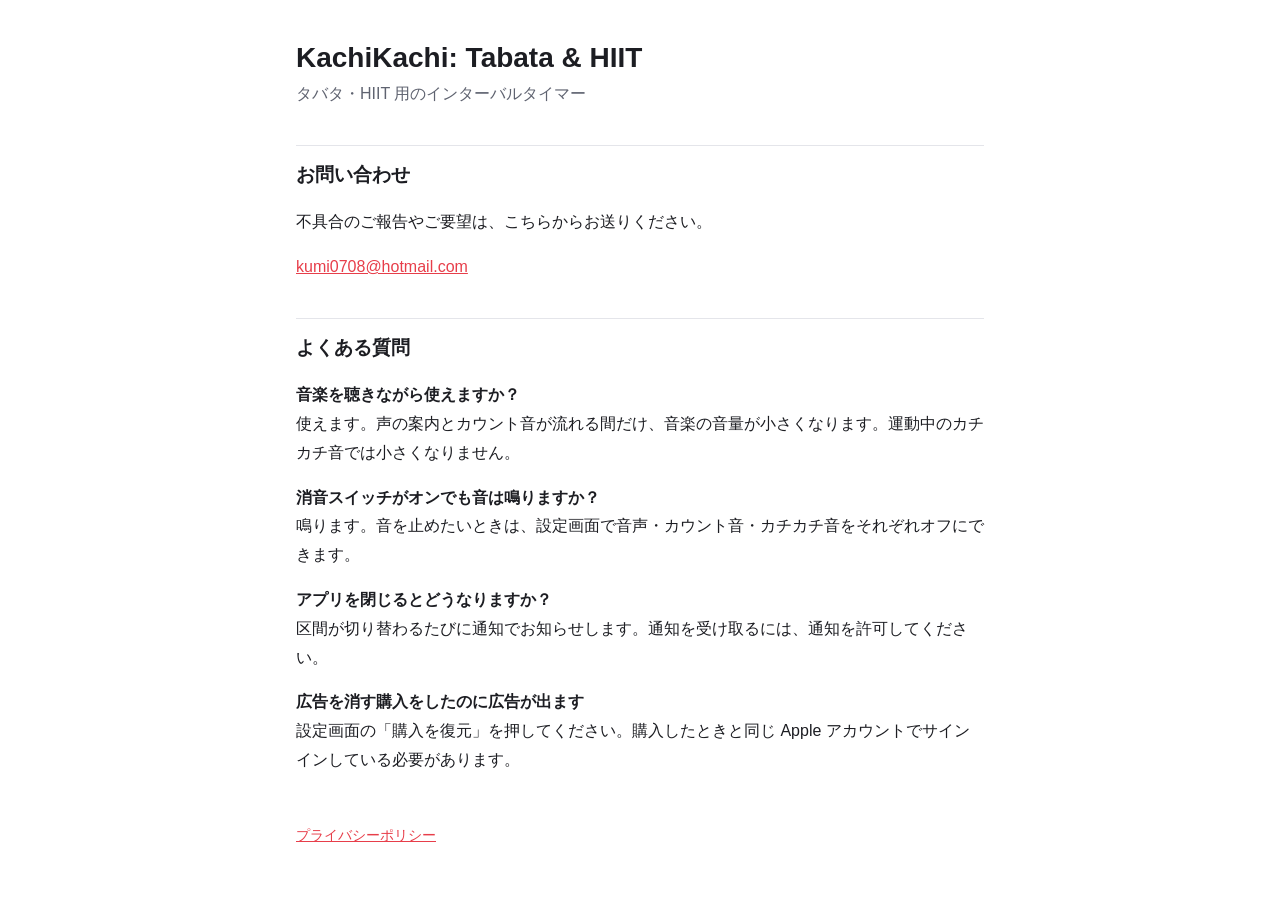
<file: index.html>
<!doctype html>
<html lang="ja">
<head>
<meta charset="utf-8">
<meta name="viewport" content="width=device-width, initial-scale=1">
<title>KachiKachi サポート</title>
<link rel="stylesheet" href="style.css">
</head>
<body>
<main>
<h1>KachiKachi: Tabata &amp; HIIT</h1>
<p class="sub">タバタ・HIIT 用のインターバルタイマー</p>

<h2>お問い合わせ</h2>
<p>不具合のご報告やご要望は、こちらからお送りください。</p>
<p><a href="mailto:kumi0708@hotmail.com?subject=KachiKachi">kumi0708@hotmail.com</a></p>

<h2>よくある質問</h2>
<p><strong>音楽を聴きながら使えますか？</strong><br>
使えます。声の案内とカウント音が流れる間だけ、音楽の音量が小さくなります。運動中のカチカチ音では小さくなりません。</p>
<p><strong>消音スイッチがオンでも音は鳴りますか？</strong><br>
鳴ります。音を止めたいときは、設定画面で音声・カウント音・カチカチ音をそれぞれオフにできます。</p>
<p><strong>アプリを閉じるとどうなりますか？</strong><br>
区間が切り替わるたびに通知でお知らせします。通知を受け取るには、通知を許可してください。</p>
<p><strong>広告を消す購入をしたのに広告が出ます</strong><br>
設定画面の「購入を復元」を押してください。購入したときと同じ Apple アカウントでサインインしている必要があります。</p>

<nav><a href="privacy.html">プライバシーポリシー</a></nav>
</main>
</body>
</html>
</file>
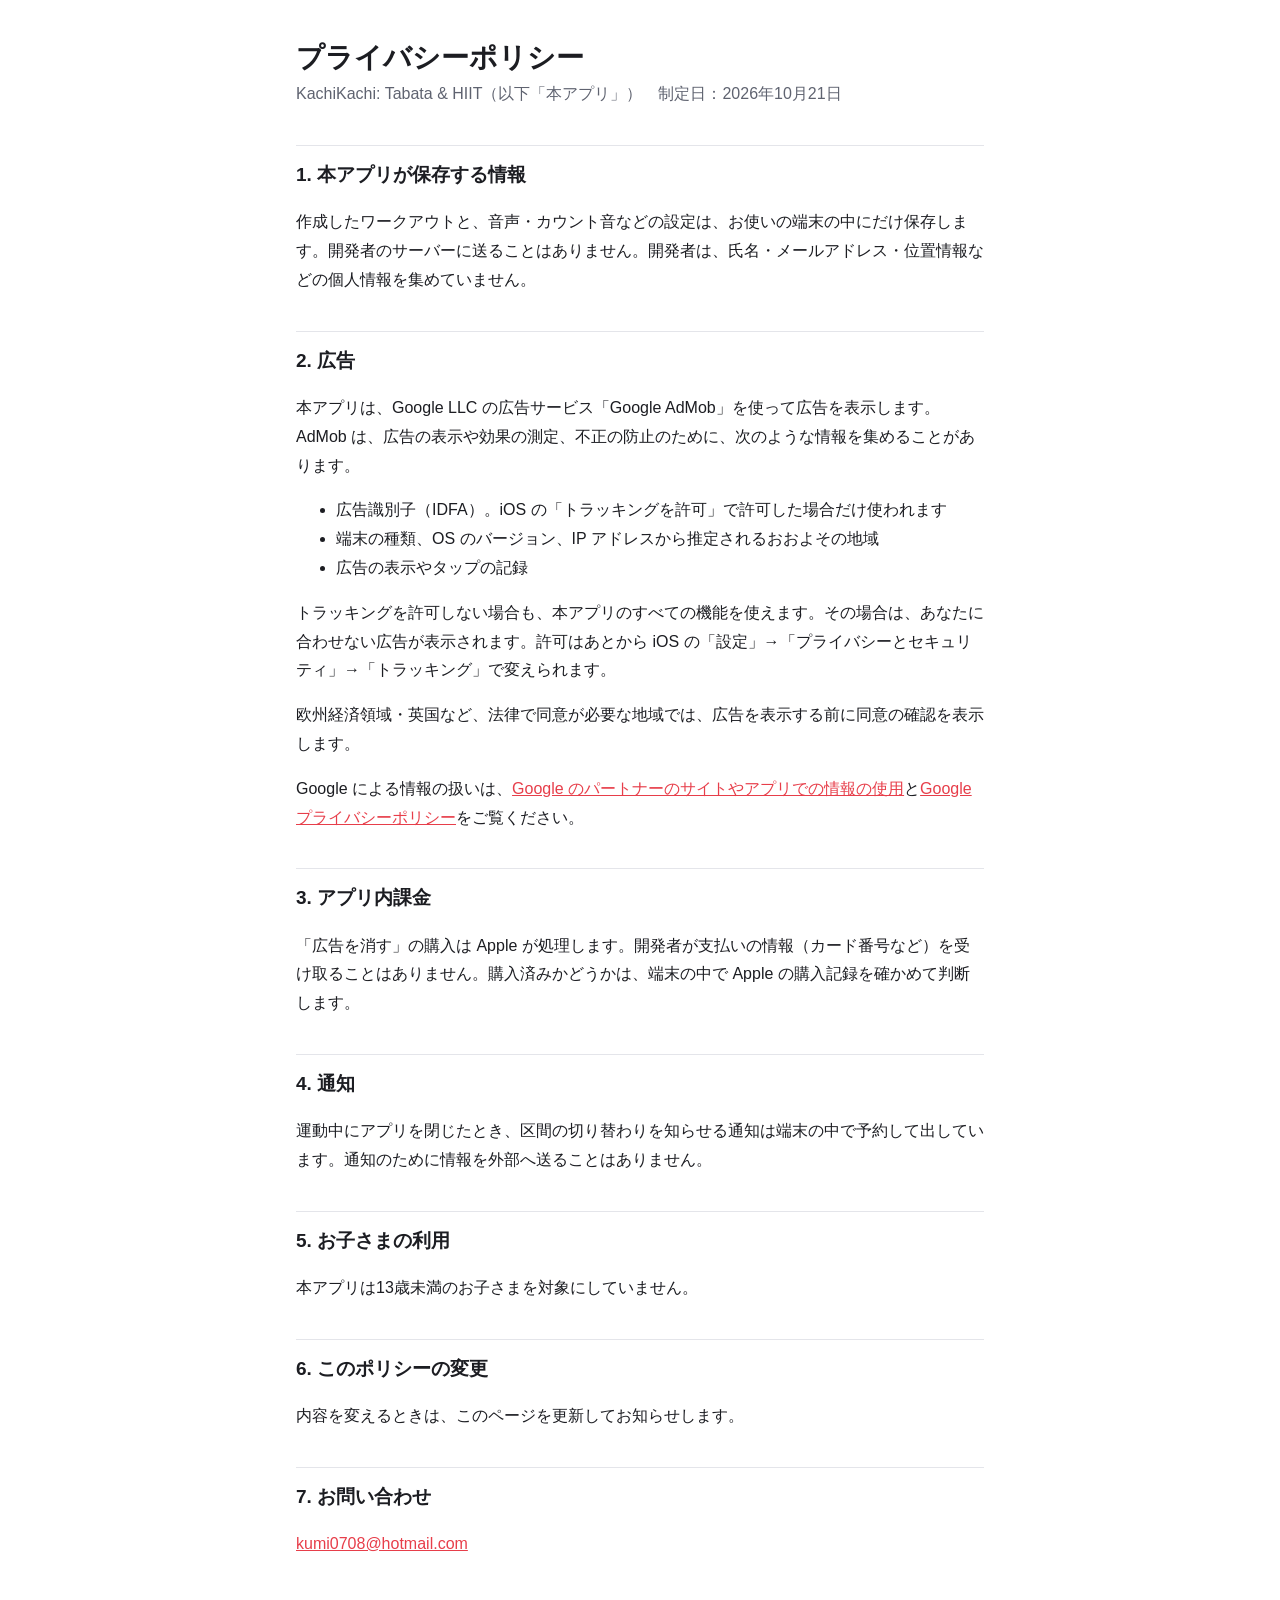
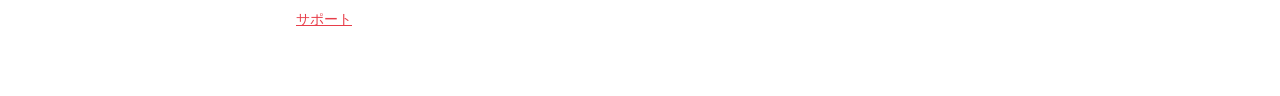
<file: privacy.html>
<!doctype html>
<html lang="ja">
<head>
<meta charset="utf-8">
<meta name="viewport" content="width=device-width, initial-scale=1">
<title>KachiKachi プライバシーポリシー</title>
<link rel="stylesheet" href="style.css">
</head>
<body>
<main>
<h1>プライバシーポリシー</h1>
<p class="sub">KachiKachi: Tabata &amp; HIIT（以下「本アプリ」）　制定日：2026年10月21日</p>

<h2>1. 本アプリが保存する情報</h2>
<p>作成したワークアウトと、音声・カウント音などの設定は、お使いの端末の中にだけ保存します。開発者のサーバーに送ることはありません。開発者は、氏名・メールアドレス・位置情報などの個人情報を集めていません。</p>

<h2>2. 広告</h2>
<p>本アプリは、Google LLC の広告サービス「Google AdMob」を使って広告を表示します。AdMob は、広告の表示や効果の測定、不正の防止のために、次のような情報を集めることがあります。</p>
<ul>
<li>広告識別子（IDFA）。iOS の「トラッキングを許可」で許可した場合だけ使われます</li>
<li>端末の種類、OS のバージョン、IP アドレスから推定されるおおよその地域</li>
<li>広告の表示やタップの記録</li>
</ul>
<p>トラッキングを許可しない場合も、本アプリのすべての機能を使えます。その場合は、あなたに合わせない広告が表示されます。許可はあとから iOS の「設定」→「プライバシーとセキュリティ」→「トラッキング」で変えられます。</p>
<p>欧州経済領域・英国など、法律で同意が必要な地域では、広告を表示する前に同意の確認を表示します。</p>
<p>Google による情報の扱いは、<a href="https://policies.google.com/technologies/partner-sites?hl=ja">Google のパートナーのサイトやアプリでの情報の使用</a>と<a href="https://policies.google.com/privacy?hl=ja">Google プライバシーポリシー</a>をご覧ください。</p>

<h2>3. アプリ内課金</h2>
<p>「広告を消す」の購入は Apple が処理します。開発者が支払いの情報（カード番号など）を受け取ることはありません。購入済みかどうかは、端末の中で Apple の購入記録を確かめて判断します。</p>

<h2>4. 通知</h2>
<p>運動中にアプリを閉じたとき、区間の切り替わりを知らせる通知は端末の中で予約して出しています。通知のために情報を外部へ送ることはありません。</p>

<h2>5. お子さまの利用</h2>
<p>本アプリは13歳未満のお子さまを対象にしていません。</p>

<h2>6. このポリシーの変更</h2>
<p>内容を変えるときは、このページを更新してお知らせします。</p>

<h2>7. お問い合わせ</h2>
<p><a href="mailto:kumi0708@hotmail.com?subject=KachiKachi">kumi0708@hotmail.com</a></p>

<nav><a href="index.html">サポート</a></nav>
</main>
</body>
</html>
</file>
<file: style.css>
:root { --bg: #ffffff; --fg: #1c1d22; --muted: #5f6370; --accent: #e73e4a; --line: #e4e5ea; }
@media (prefers-color-scheme: dark) { :root { --bg: #16171b; --fg: #f1f2f5; --muted: #a3a6b0; --accent: #ff6b73; --line: #2c2e35; } }
* { box-sizing: border-box; }
body { margin: 0; background: var(--bg); color: var(--fg); font: 16px/1.8 -apple-system, BlinkMacSystemFont, "Hiragino Sans", "Noto Sans JP", sans-serif; }
main { max-width: 720px; margin: 0 auto; padding: 40px 16px 64px; }
h1 { font-size: 28px; line-height: 1.3; margin: 0 0 4px; }
h2 { font-size: 19px; margin: 36px 0 8px; padding-top: 12px; border-top: 1px solid var(--line); }
p, li { color: var(--fg); }
.sub { color: var(--muted); margin: 0 0 24px; }
a { color: var(--accent); }
nav { margin-top: 48px; font-size: 14px; color: var(--muted); }
</file>
